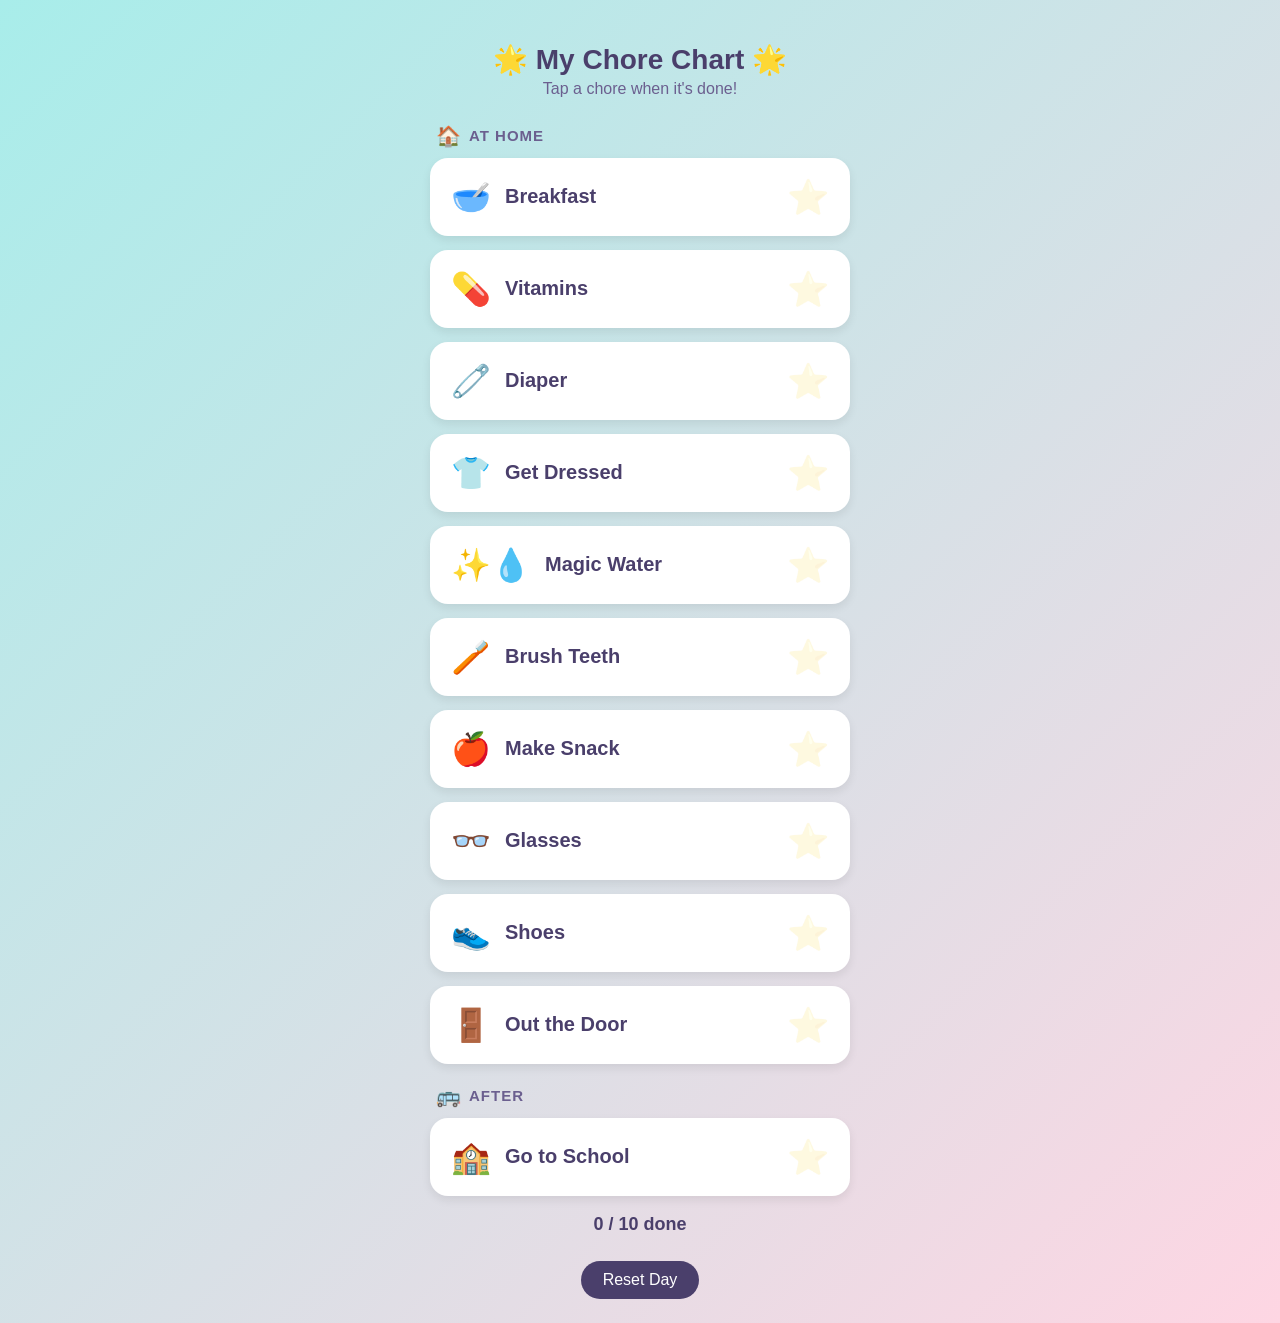
<file: index.html>
<!DOCTYPE html>
<html lang="en">
<head>
<meta charset="UTF-8">
<meta name="viewport" content="width=device-width, initial-scale=1">
<title>My Chore Chart</title>
<link rel="stylesheet" href="chart.css">
</head>
<body>
  <h1 id="title"></h1>
  <p class="sub" id="sub"></p>

  <div class="chart" id="chart"></div>

  <button class="secret-btn" id="secretBtn" aria-hidden="true" tabindex="-1"></button>
  <div class="progress" id="progress"></div>
  <button class="reset-btn" id="resetBtn"></button>
  <canvas id="fireworks-canvas"></canvas>
  <div class="celebrate-text" id="celebrateText"></div>

<script>
window.CHART = {
  title: '\u{1F31F} My Chore Chart \u{1F31F}',
  subtitle: "Tap a chore when it's done!",
  celebrate: '\u{1F389} All Done! \u{1F389}',
  resetLabel: 'Reset Day',
  sections: [
    {
      emoji: '\u{1F3E0}', label: 'At Home', counts: true,
      chores: [
        { key: 'breakfast',  emoji: '\u{1F963}', label: 'Breakfast' },
        { key: 'vitamins',   emoji: '\u{1F48A}', label: 'Vitamins' },
        { key: 'medicine',   emoji: '\u{1F944}', label: 'Morning Medicine', secret: true },
        { key: 'diaper',     emoji: '\u{1F9F7}', label: 'Diaper' },
        { key: 'clothes',    emoji: '\u{1F455}', label: 'Get Dressed' },
        { key: 'magicwater', emoji: '✨\u{1F4A7}', label: 'Magic Water' },
        { key: 'teeth',      emoji: '\u{1FAA5}', label: 'Brush Teeth' },
        { key: 'snack',      emoji: '\u{1F34E}', label: 'Make Snack' },
        { key: 'glasses',    emoji: '\u{1F453}', label: 'Glasses' },
        { key: 'shoes',      emoji: '\u{1F45F}', label: 'Shoes' },
        { key: 'outthedoor', emoji: '\u{1F6AA}', label: 'Out the Door' }
      ]
    },
    {
      emoji: '\u{1F68C}', label: 'After', counts: false,
      chores: [
        { key: 'school', emoji: '\u{1F3EB}', label: 'Go to School' }
      ]
    }
  ]
};
</script>
<script src="chart.js"></script>
</body>
</html>
</file>
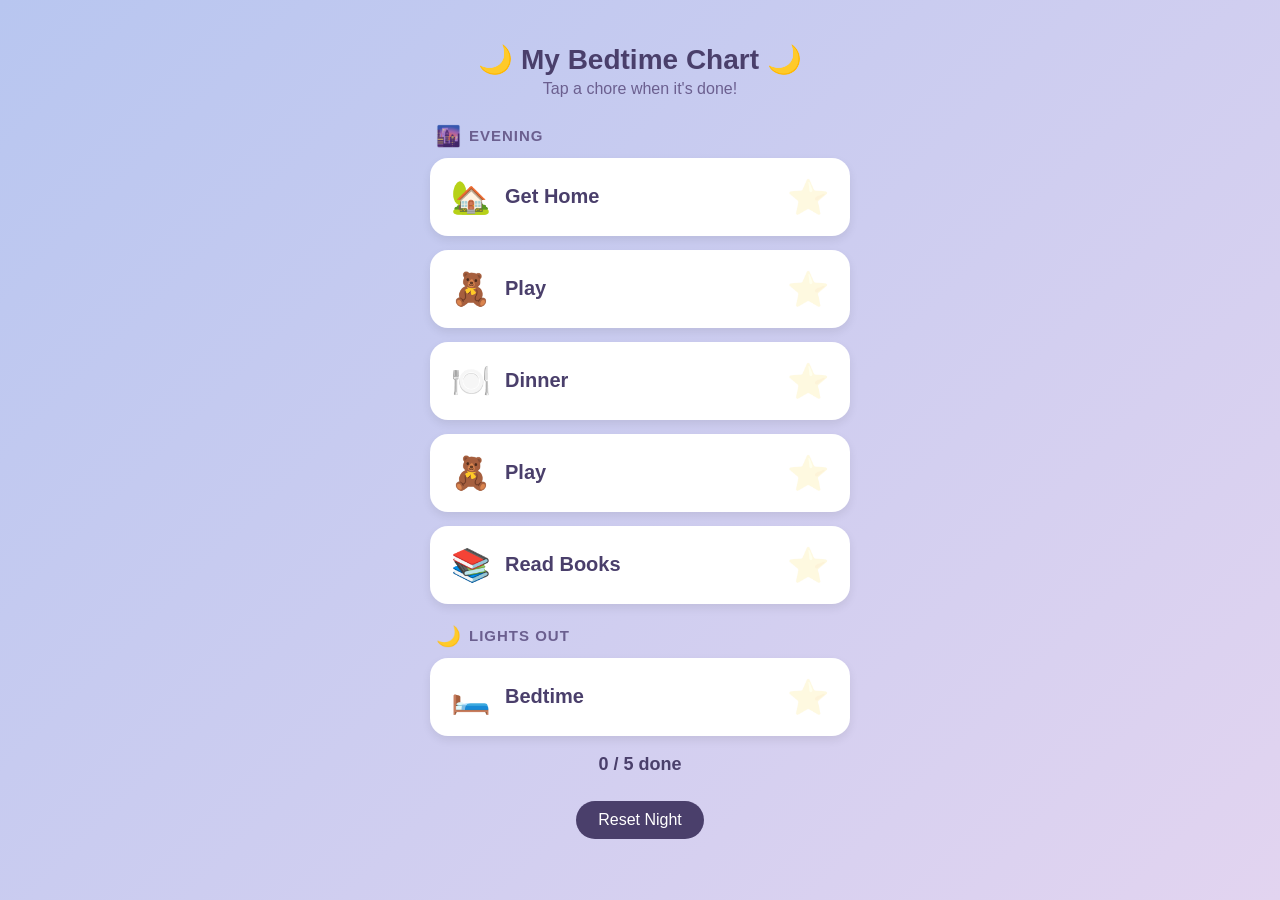
<file: bedtime.html>
<!DOCTYPE html>
<html lang="en">
<head>
<meta charset="UTF-8">
<meta name="viewport" content="width=device-width, initial-scale=1">
<title>My Bedtime Chart</title>
<link rel="stylesheet" href="chart.css">
</head>
<body>
  <h1 id="title"></h1>
  <p class="sub" id="sub"></p>

  <div class="chart" id="chart"></div>

  <button class="secret-btn" id="secretBtn" aria-hidden="true" tabindex="-1"></button>
  <div class="progress" id="progress"></div>
  <button class="reset-btn" id="resetBtn"></button>
  <canvas id="fireworks-canvas"></canvas>
  <div class="celebrate-text" id="celebrateText"></div>

<script>
window.CHART = {
  title: '\u{1F319} My Bedtime Chart \u{1F319}',
  subtitle: "Tap a chore when it's done!",
  celebrate: '\u{1F319} Sweet Dreams! \u{1F319}',
  resetLabel: 'Reset Night',
  bodyClass: 'night',
  sections: [
    {
      emoji: '\u{1F306}', label: 'Evening', counts: true,
      chores: [
        { key: 'gethome',   emoji: '\u{1F3E1}', label: 'Get Home' },
        { key: 'play1',     emoji: '\u{1F9F8}', label: 'Play' },
        { key: 'dinner',    emoji: '\u{1F37D}️', label: 'Dinner' },
        { key: 'play2',     emoji: '\u{1F9F8}', label: 'Play' },
        { key: 'readbooks', emoji: '\u{1F4DA}', label: 'Read Books' }
      ]
    },
    {
      emoji: '\u{1F319}', label: 'Lights Out', counts: false,
      chores: [
        { key: 'bedtime', emoji: '\u{1F6CF}️', label: 'Bedtime' }
      ]
    }
  ]
};
</script>
<script src="chart.js"></script>
</body>
</html>
</file>
<file: chart.css>
body {
    margin: 0;
    font-family: 'Comic Sans MS', 'Trebuchet MS', sans-serif;
    background: linear-gradient(135deg, #a8edea, #fed6e3);
    min-height: 100vh;
    display: flex;
    flex-direction: column;
    align-items: center;
    padding: 24px 16px;
    box-sizing: border-box;
  }
  h1 {
    color: #4a3f6b;
    font-size: 28px;
    margin-bottom: 4px;
    text-align: center;
  }
  p.sub {
    color: #6b5f8f;
    margin-top: 0;
    margin-bottom: 20px;
  }
  .chart {
    width: 100%;
    max-width: 420px;
    display: flex;
    flex-direction: column;
    gap: 14px;
  }
  .chore {
    display: flex;
    align-items: center;
    justify-content: space-between;
    background: #ffffff;
    border-radius: 18px;
    padding: 16px 18px;
    box-shadow: 0 4px 10px rgba(0,0,0,0.08);
    cursor: pointer;
    user-select: none;
    transition: transform 0.15s ease, background 0.2s ease;
    border: 3px solid transparent;
  }
  .chore:active {
    transform: scale(0.97);
  }
  .chore.done {
    background: #fff8dc;
    border-color: #ffd93d;
  }
  .chore-left {
    display: flex;
    align-items: center;
    gap: 14px;
  }
  .emoji {
    font-size: 32px;
  }
  .label {
    font-size: 20px;
    font-weight: bold;
    color: #4a3f6b;
  }
  .chore.done .label {
    color: #b8860b;
  }
  .star {
    font-size: 34px;
    opacity: 0.15;
    transition: transform 0.3s ease, opacity 0.3s ease;
  }
  .chore.done .star {
    opacity: 1;
    animation: pop 0.4s ease;
  }
  @keyframes pop {
    0% { transform: scale(0); }
    60% { transform: scale(1.4); }
    100% { transform: scale(1); }
  }
  .reset-btn {
    margin-top: 26px;
    background: #4a3f6b;
    color: white;
    border: none;
    padding: 10px 22px;
    border-radius: 999px;
    font-size: 16px;
    cursor: pointer;
    font-family: inherit;
  }
  .reset-btn:active {
    transform: scale(0.96);
  }
  .section {
    font-size: 15px;
    font-weight: bold;
    letter-spacing: 1px;
    text-transform: uppercase;
    color: #6b5f8f;
    margin: 6px 0 -4px 6px;
    display: flex;
    align-items: center;
    gap: 8px;
  }
  .section .sec-emoji {
    font-size: 20px;
    letter-spacing: 0;
  }
  .chore.secret {
    display: none;
  }
  .chore.secret.revealed {
    display: flex;
  }
  .secret-btn {
    position: fixed;
    top: 0;
    right: 0;
    width: 56px;
    height: 56px;
    background: transparent;
    border: none;
    padding: 0;
    margin: 0;
    -webkit-appearance: none;
    appearance: none;
    opacity: 0;
    cursor: default;
    z-index: 1001;
  }
  .progress {
    margin-top: 18px;
    font-size: 18px;
    color: #4a3f6b;
    font-weight: bold;
  }
  #fireworks-canvas {
    position: fixed;
    top: 0;
    left: 0;
    width: 100%;
    height: 100%;
    pointer-events: none;
    z-index: 999;
  }
  .celebrate-text {
    position: fixed;
    top: 40%;
    left: 50%;
    transform: translate(-50%, -50%) scale(0);
    font-size: 42px;
    font-weight: bold;
    color: #ff4d94;
    text-shadow: 2px 2px 0 #fff, -2px -2px 0 #fff, 2px -2px 0 #fff, -2px 2px 0 #fff;
    z-index: 1000;
    pointer-events: none;
    text-align: center;
  }
  .celebrate-text.show {
    animation: celebratePop 2.2s ease forwards;
  }
  @keyframes celebratePop {
    0% { transform: translate(-50%, -50%) scale(0); opacity: 0; }
    15% { transform: translate(-50%, -50%) scale(1.2); opacity: 1; }
    25% { transform: translate(-50%, -50%) scale(1); opacity: 1; }
    85% { transform: translate(-50%, -50%) scale(1); opacity: 1; }
    100% { transform: translate(-50%, -50%) scale(0.8); opacity: 0; }
  }

  /* Bedtime chart: a dusk background, same cards. */
  body.night {
    background: linear-gradient(135deg, #b8c6f0, #e2d4f0);
  }
</file>
